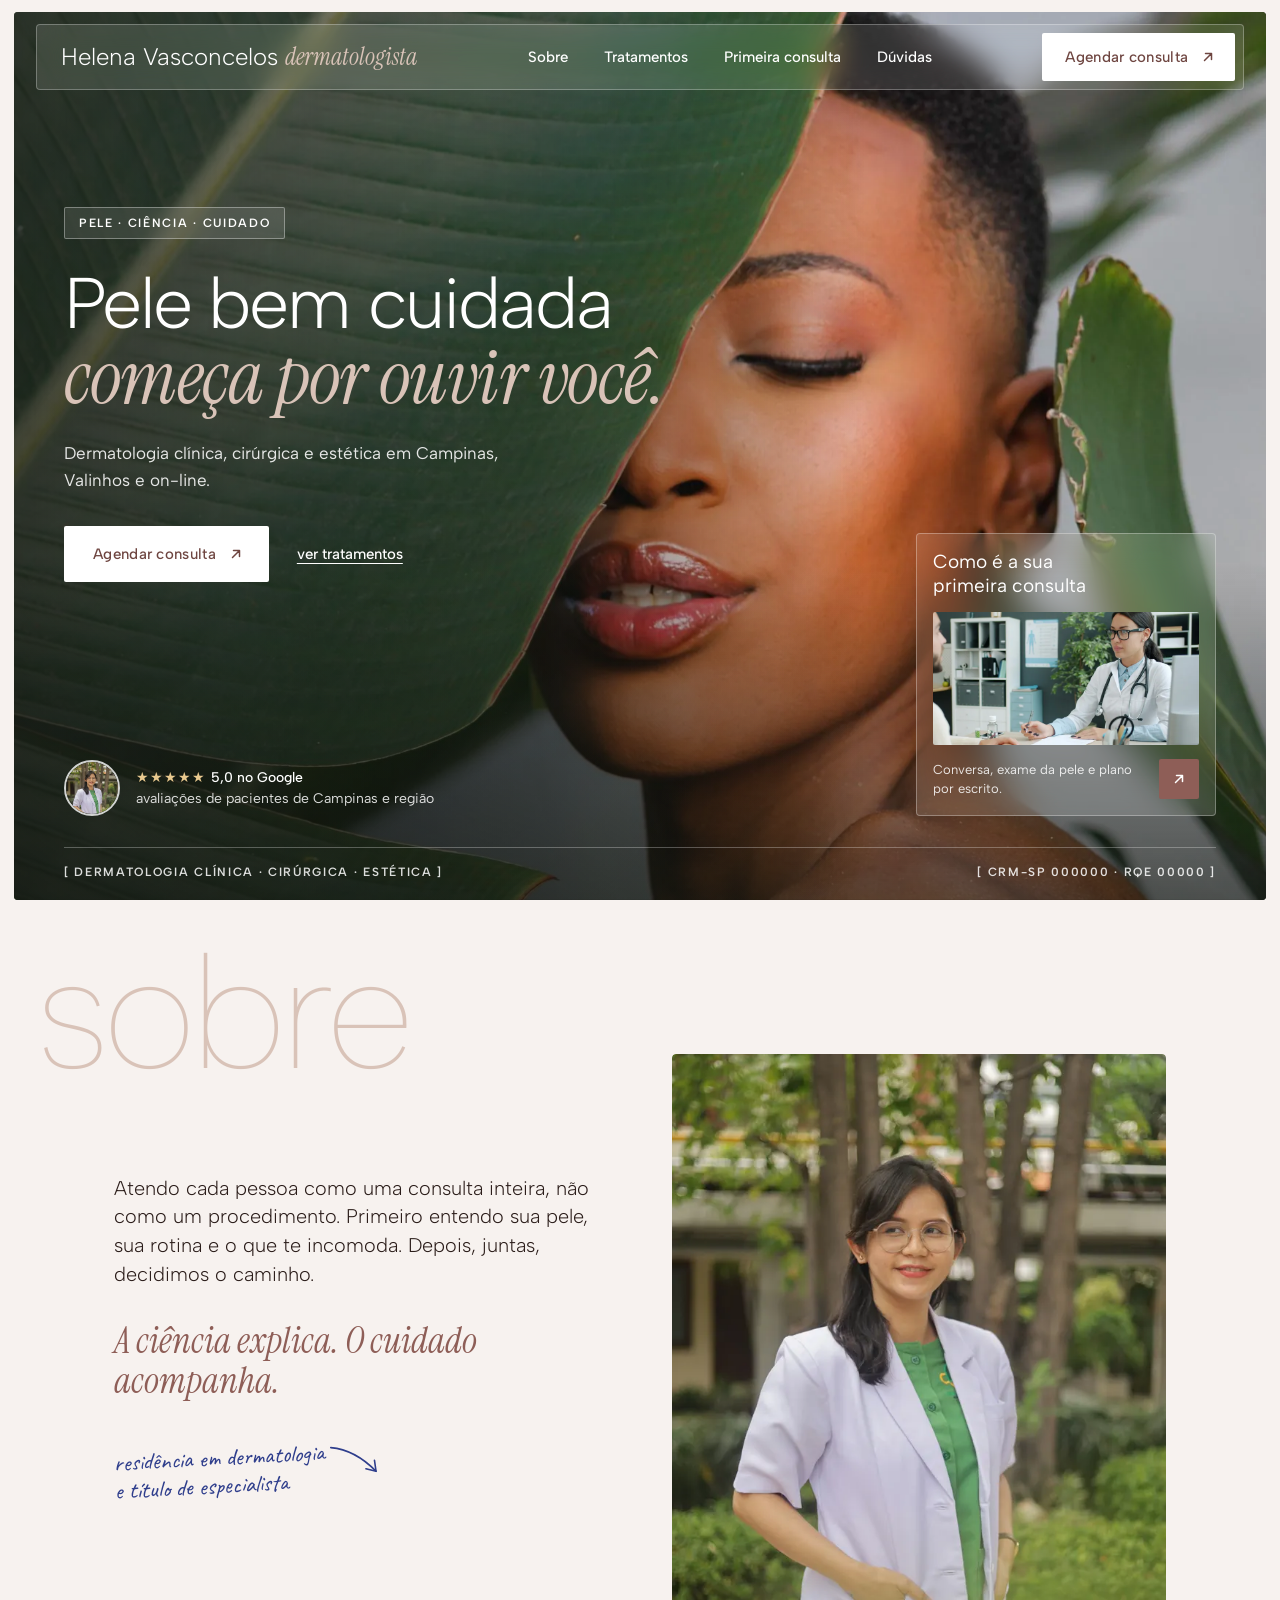
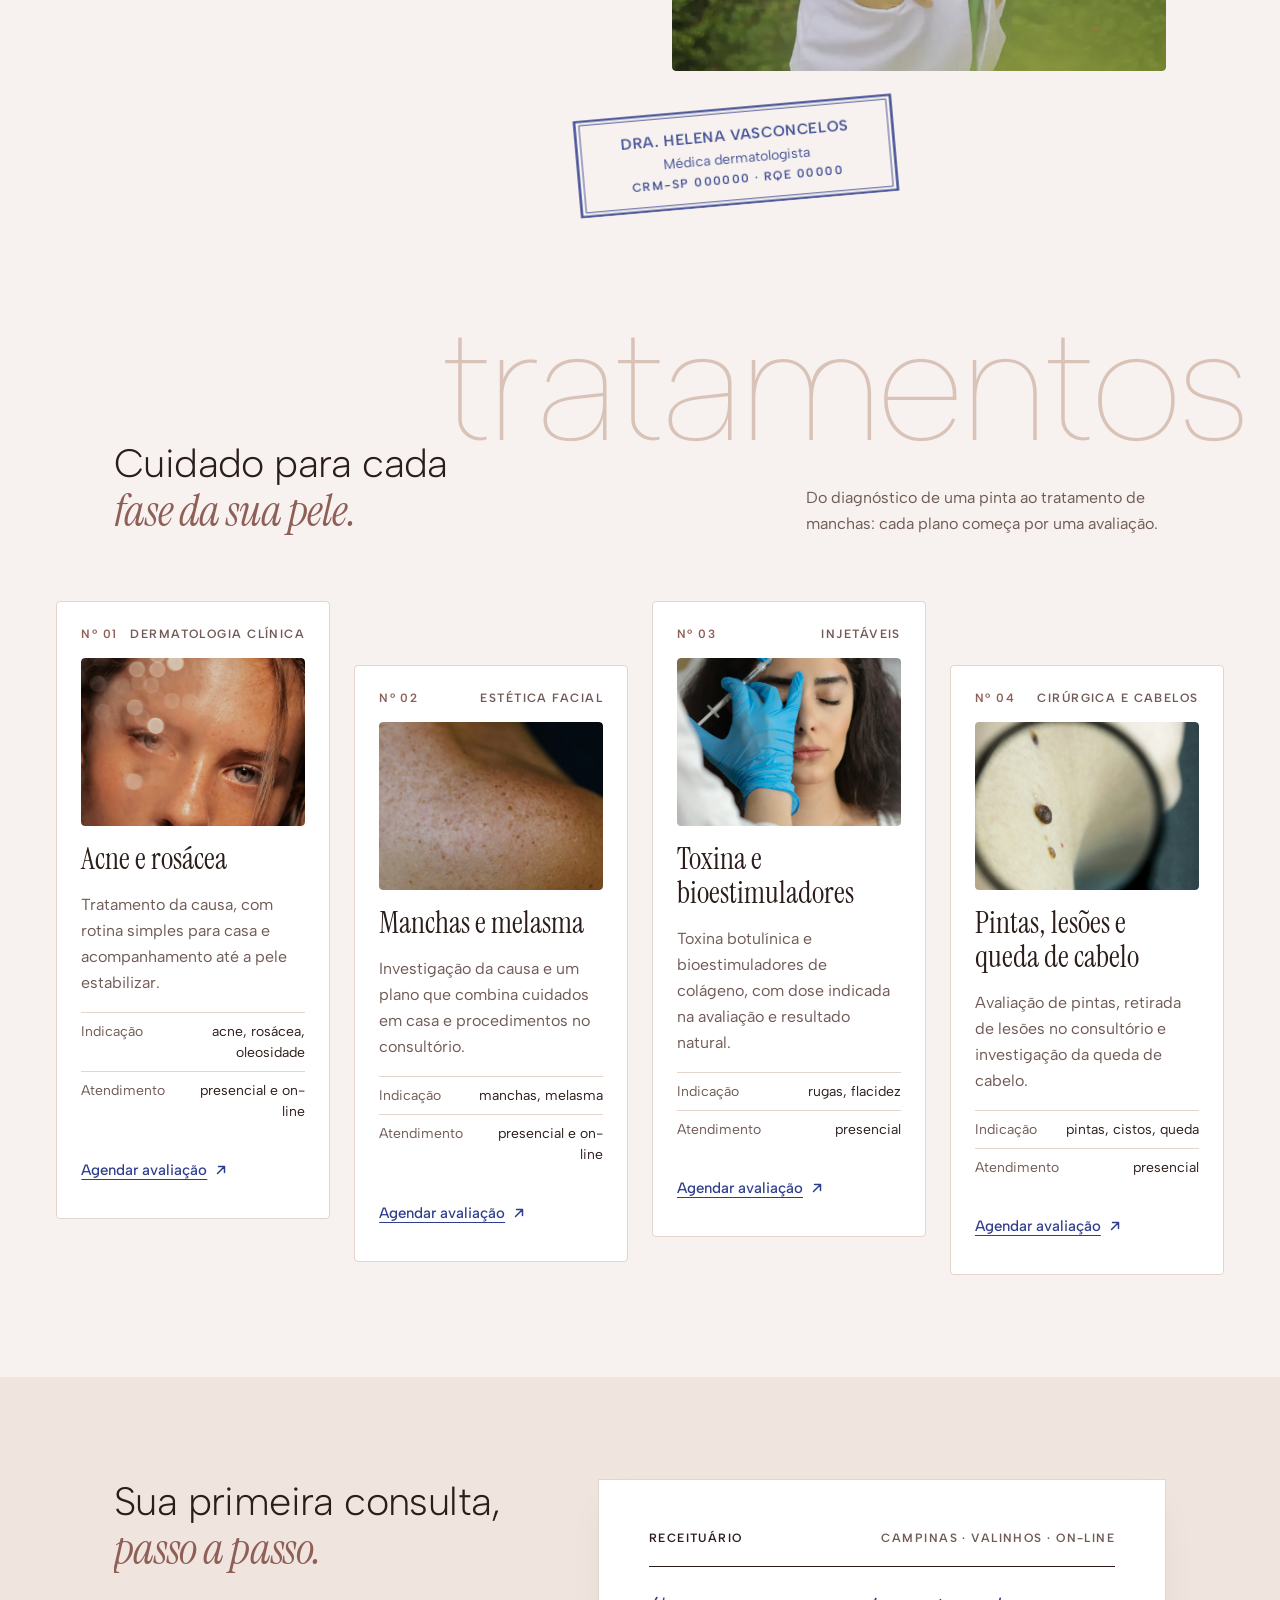
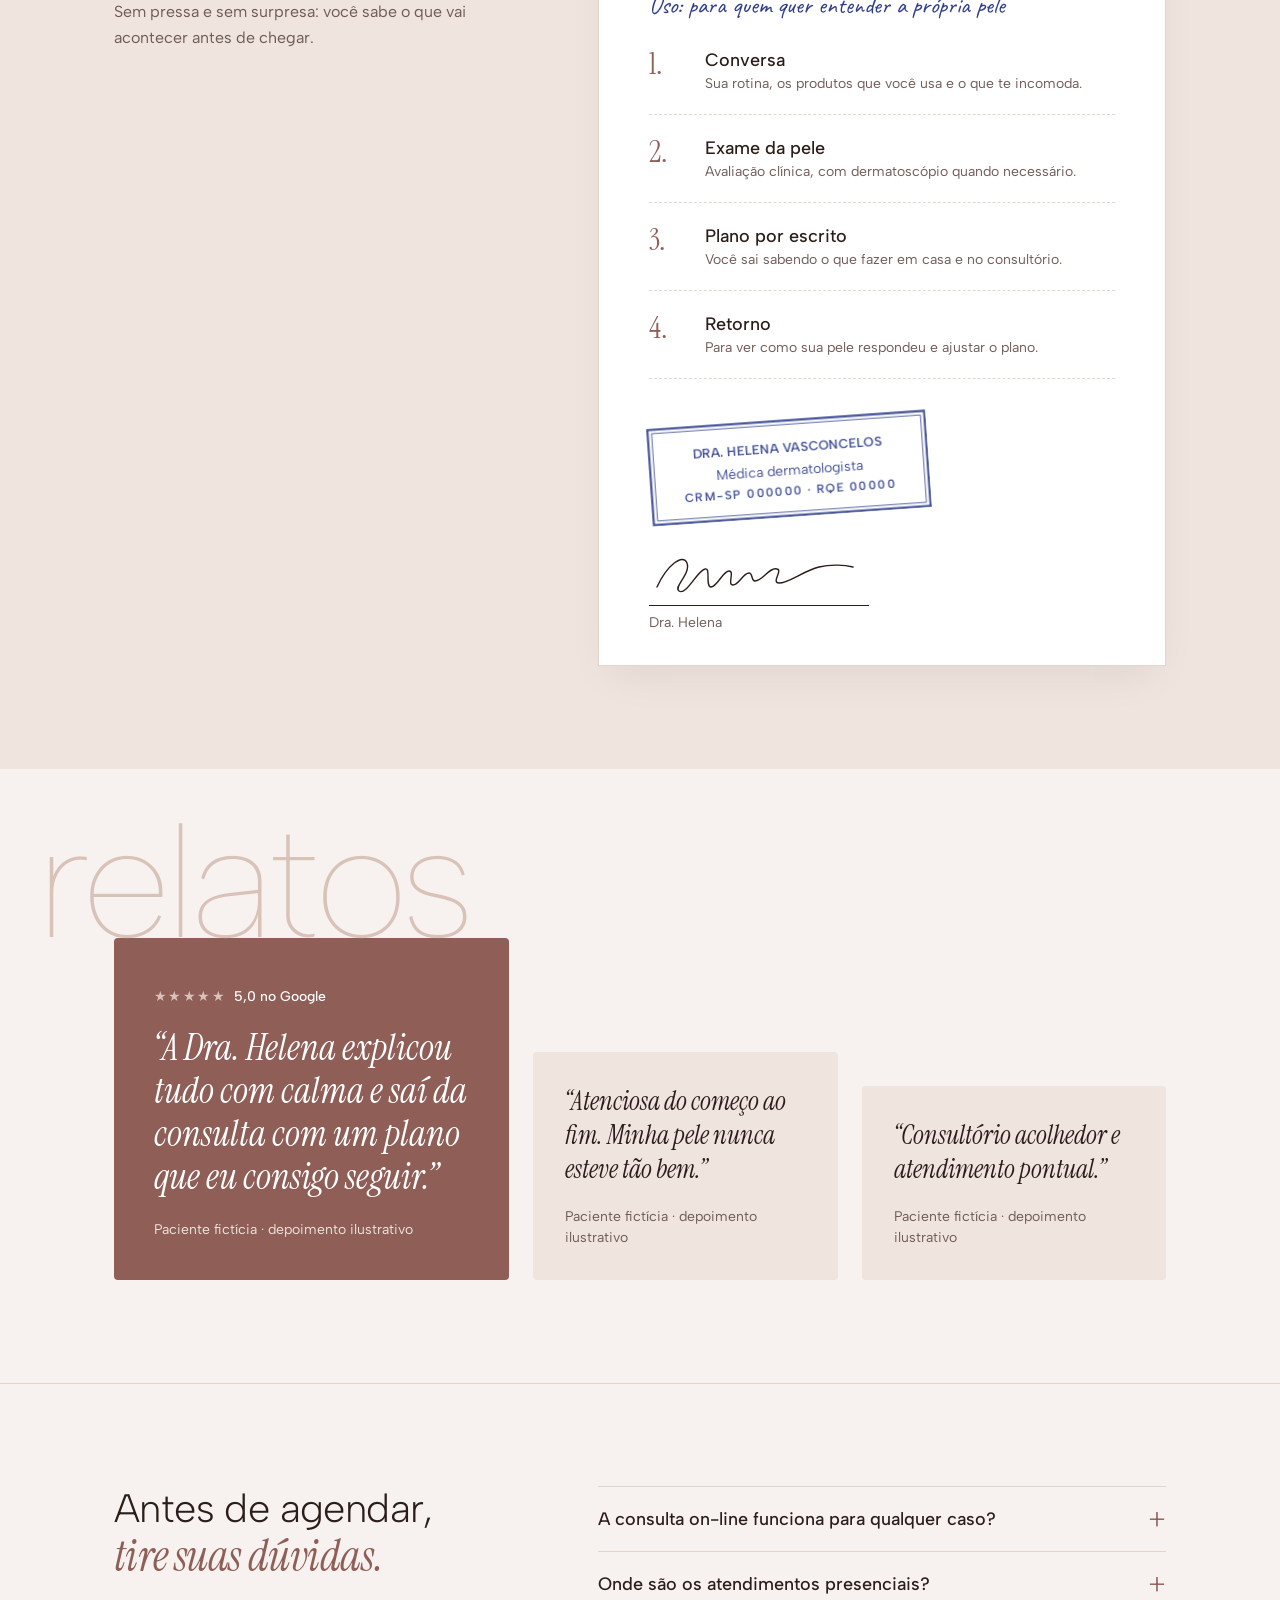
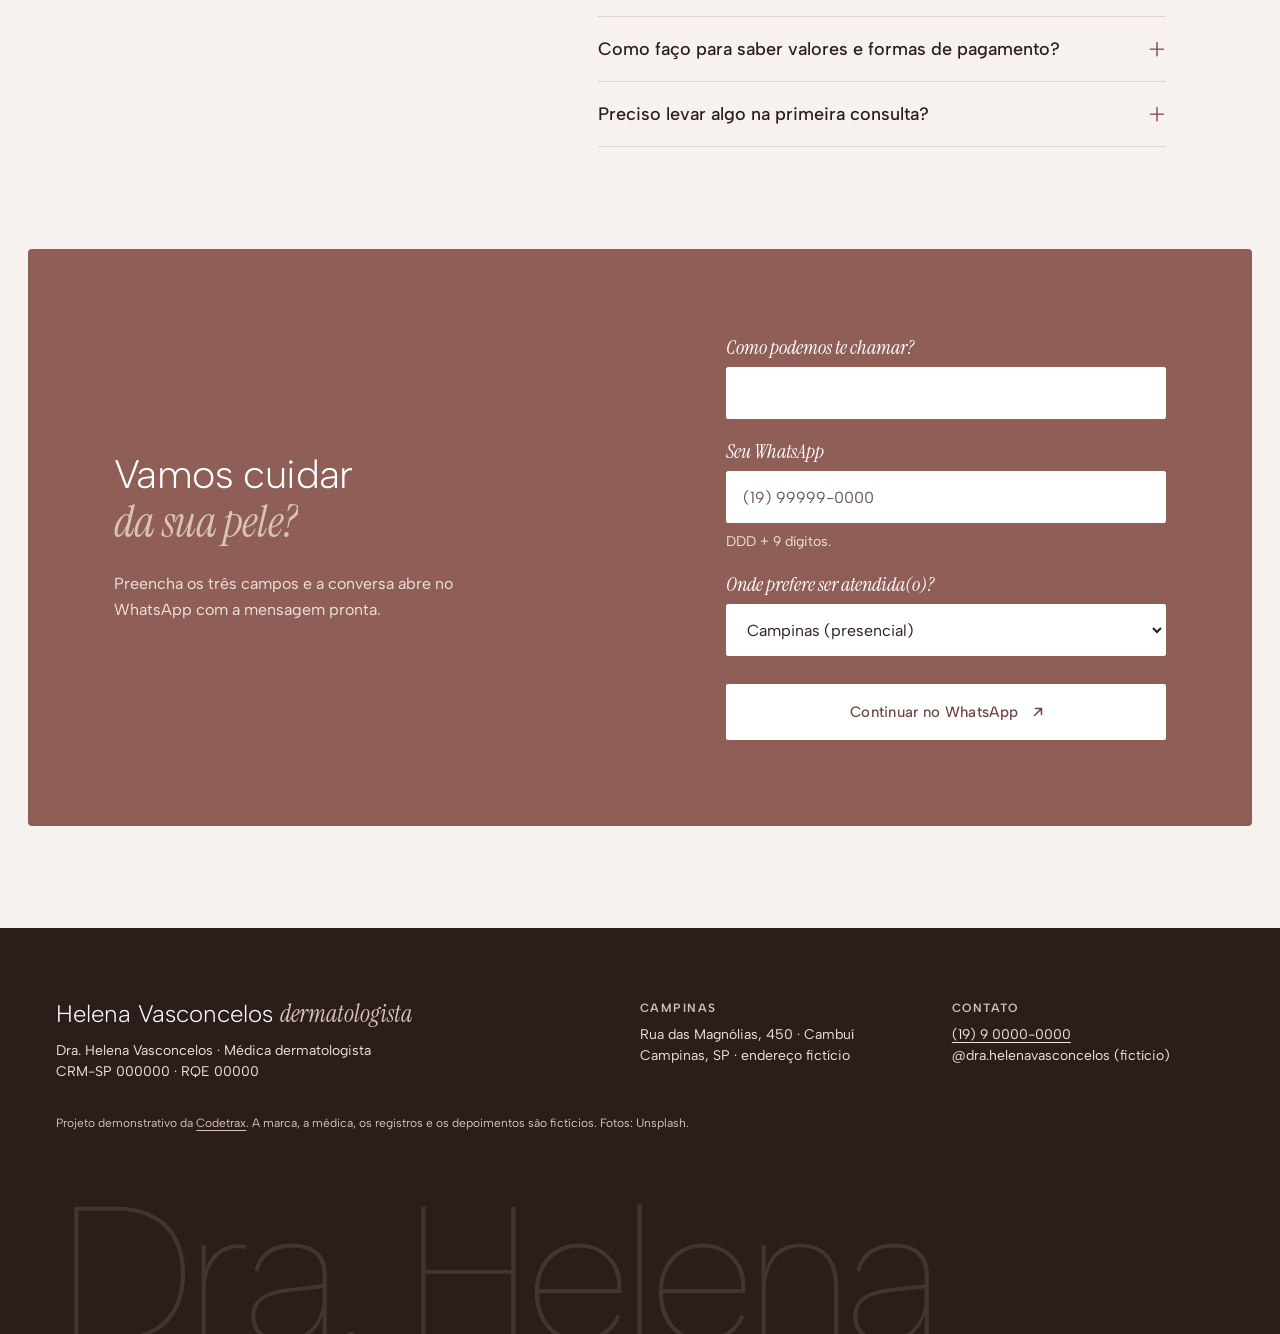
<file: index.html>
<!doctype html>
<html lang="pt-BR">
<head>
<meta charset="utf-8">
<meta name="viewport" content="width=device-width, initial-scale=1">
<title>Dra. Helena Vasconcelos · Dermatologista em Campinas e Valinhos</title>
<meta name="robots" content="noindex, nofollow">
<meta name="description" content="Modelo de site de dermatologia da Codetrax. A Dra. Helena Vasconcelos é uma personagem fictícia.">
<link rel="preconnect" href="https://fonts.googleapis.com">
<link rel="preconnect" href="https://fonts.gstatic.com" crossorigin>
<link rel="stylesheet" href="https://fonts.googleapis.com/css2?family=Albert+Sans:wght@100;300;400;500;600&family=Caveat&family=Instrument+Serif:ital@0;1&display=swap">
<link rel="stylesheet" href="styles.css">
</head>
<body>

<a class="pular" href="#conteudo">Pular para o conteúdo</a>

<header class="topo topo--hero">
  <div class="topo__in">
    <a class="marca" href="#inicio" aria-label="Helena Vasconcelos, dermatologista, início">Helena Vasconcelos <em>dermatologista</em></a>
    <nav class="nav" aria-label="Seções">
      <a href="#sobre">Sobre</a>
      <a href="#tratamentos">Tratamentos</a>
      <a href="#consulta">Primeira consulta</a>
      <a href="#duvidas">Dúvidas</a>
    </nav>
    <a class="btn btn--primario btn--compacto" href="https://wa.me/5511947771128?text=Ol%C3%A1%2C%20Codetrax%21%20Vi%20o%20modelo%20de%20site%20de%20dermatologia%20no%20portf%C3%B3lio%20e%20quero%20um%20site%20assim." target="_blank" rel="noopener noreferrer">Agendar consulta <svg class="seta" viewBox="0 0 16 16" aria-hidden="true"><path d="M4.5 11.5 11.5 4.5M5.5 4.5h6v6"/></svg></a>
  </div>
</header>

<main id="conteudo">

  <!-- HERO -->
  <section class="hero" id="inicio">
    <div class="hero__palco">
      <img class="hero__img" src="img/hero-capa.webp" alt="" width="2400" height="1600" fetchpriority="high">
      <div class="hero__veu" aria-hidden="true"></div>

      <div class="hero__texto">
        <span class="chip fx-blur" style="--i:0">Pele · Ciência · Cuidado</span>
        <h1 class="hero__titulo">
          <span class="fx-blur" style="--i:1">Pele bem cuidada</span>
          <em class="fx-blur" style="--i:2">começa por ouvir você.</em>
        </h1>
        <p class="hero__lead fx-blur" style="--i:3">Dermatologia clínica, cirúrgica e estética em Campinas, Valinhos e on-line.</p>
        <div class="acoes fx-blur" style="--i:4">
          <a class="btn btn--primario" href="https://wa.me/5511947771128?text=Ol%C3%A1%2C%20Codetrax%21%20Vi%20o%20modelo%20de%20site%20de%20dermatologia%20no%20portf%C3%B3lio%20e%20quero%20um%20site%20assim." target="_blank" rel="noopener noreferrer">Agendar consulta <svg class="seta" viewBox="0 0 16 16" aria-hidden="true"><path d="M4.5 11.5 11.5 4.5M5.5 4.5h6v6"/></svg></a>
          <a class="link link--claro" href="#tratamentos">ver tratamentos</a>
        </div>
      </div>

      <div class="hero__prova fx-blur" style="--i:5">
        <img src="img/dra-helena-retrato.webp" alt="" width="56" height="56">
        <p><span class="estrelas" aria-hidden="true">★★★★★</span> <strong>5,0 no Google</strong><br>avaliações de pacientes de Campinas e região</p>
      </div>

      <a class="hero__card fx-blur" style="--i:6" href="#consulta">
        <span class="hero__card-titulo">Como é a sua<br>primeira consulta</span>
        <img src="img/card-consulta.webp" alt="" width="800" height="533" loading="eager">
        <span class="hero__card-rodape">
          <span>Conversa, exame da pele e plano por escrito.</span>
          <span class="hero__card-botao" aria-hidden="true"><svg class="seta" viewBox="0 0 16 16"><path d="M4.5 11.5 11.5 4.5M5.5 4.5h6v6"/></svg></span>
        </span>
      </a>

      <div class="hero__base" aria-hidden="true">
        <span>[ dermatologia clínica · cirúrgica · estética ]</span>
        <span>[ CRM-SP 000000 · RQE 00000 ]</span>
      </div>
    </div>
  </section>

  <!-- SOBRE -->
  <section class="sobre" id="sobre">
    <p class="gigante" aria-hidden="true"><span class="fx-curtain"><span>sobre</span></span></p>
    <div class="sobre__grade">
      <div class="sobre__texto">
        <p class="lead">Atendo cada pessoa como uma consulta inteira, não como um procedimento. Primeiro entendo sua pele, sua rotina e o que te incomoda. Depois, juntas, decidimos o caminho.</p>
        <p class="sobre__frase">A ciência explica. O cuidado acompanha.</p>
        <div class="anotacao fx-draw">
          <p>residência em dermatologia<br>e título de especialista</p>
          <svg class="anotacao__seta" viewBox="0 0 60 40" aria-hidden="true"><path pathLength="1" d="M2 6c14 2 30 10 44 26"/><path pathLength="1" style="--i:1" d="M46 32l-1-11M46 32l-10-3"/></svg>
        </div>
      </div>
      <div class="sobre__midia">
        <div class="foto foto--retrato"><img src="img/dra-helena-retrato.webp" alt="Dra. Helena Vasconcelos, de jaleco branco, sorrindo ao ar livre" width="676" height="1020" loading="lazy"></div>
        <div class="carimbo carimbo--sobre fx-draw" role="img" aria-label="Carimbo: Dra. Helena Vasconcelos, médica dermatologista, CRM-SP 000000, RQE 00000">
          <svg class="carimbo__moldura" viewBox="0 0 320 112" preserveAspectRatio="none" aria-hidden="true"><rect pathLength="1" x="1.5" y="1.5" width="317" height="109"/><rect pathLength="1" style="--i:1" x="6" y="6" width="308" height="100"/></svg>
          <span class="carimbo__nome">Dra. Helena Vasconcelos</span>
          <span class="carimbo__esp">Médica dermatologista</span>
          <span class="carimbo__reg">CRM-SP 000000 · RQE 00000</span>
        </div>
      </div>
    </div>
  </section>

  <!-- TRATAMENTOS -->
  <section class="tratamentos" id="tratamentos">
    <p class="gigante gigante--direita" aria-hidden="true"><span class="fx-curtain"><span>tratamentos</span></span></p>
    <div class="cabeca-secao">
      <h2 class="titulo"><span class="fx-curtain"><span>Cuidado para cada</span></span> <em class="fx-curtain" style="--i:1"><span>fase da sua pele.</span></em></h2>
      <p class="cabeca-secao__apoio">Do diagnóstico de uma pinta ao tratamento de manchas: cada plano começa por uma avaliação.</p>
    </div>
    <div class="fichas">
      <article class="ficha">
        <div class="ficha__topo"><span class="n">Nº 01</span><span>Dermatologia clínica</span></div>
        <div class="foto foto--ficha"><img src="img/ficha-acne.webp" alt="Rosto de mulher com sardas, em luz natural" width="1000" height="1500" loading="lazy" style="object-position:50% 35%"></div>
        <h3>Acne e rosácea</h3>
        <p>Tratamento da causa, com rotina simples para casa e acompanhamento até a pele estabilizar.</p>
        <dl class="ficha__linhas"><div><dt>Indicação</dt><dd>acne, rosácea, oleosidade</dd></div><div><dt>Atendimento</dt><dd>presencial e on-line</dd></div></dl>
        <a class="link" href="#agendar">Agendar avaliação <svg class="seta" viewBox="0 0 16 16" aria-hidden="true"><path d="M4.5 11.5 11.5 4.5M5.5 4.5h6v6"/></svg></a>
      </article>
      <article class="ficha">
        <div class="ficha__topo"><span class="n">Nº 02</span><span>Estética facial</span></div>
        <div class="foto foto--ficha"><img src="img/ficha-manchas.webp" alt="Ombro com sardas e manchas de sol, em luz natural" width="1000" height="1778" loading="lazy" style="object-position:50% 45%"></div>
        <h3>Manchas e melasma</h3>
        <p>Investigação da causa e um plano que combina cuidados em casa e procedimentos no consultório.</p>
        <dl class="ficha__linhas"><div><dt>Indicação</dt><dd>manchas, melasma</dd></div><div><dt>Atendimento</dt><dd>presencial e on-line</dd></div></dl>
        <a class="link" href="#agendar">Agendar avaliação <svg class="seta" viewBox="0 0 16 16" aria-hidden="true"><path d="M4.5 11.5 11.5 4.5M5.5 4.5h6v6"/></svg></a>
      </article>
      <article class="ficha">
        <div class="ficha__topo"><span class="n">Nº 03</span><span>Injetáveis</span></div>
        <div class="foto foto--ficha"><img src="img/ficha-injetaveis.webp" alt="Aplicação de injetável na testa, com luvas azuis" width="1000" height="1231" loading="lazy" style="object-position:50% 30%"></div>
        <h3>Toxina e bioestimuladores</h3>
        <p>Toxina botulínica e bioestimuladores de colágeno, com dose indicada na avaliação e resultado natural.</p>
        <dl class="ficha__linhas"><div><dt>Indicação</dt><dd>rugas, flacidez</dd></div><div><dt>Atendimento</dt><dd>presencial</dd></div></dl>
        <a class="link" href="#agendar">Agendar avaliação <svg class="seta" viewBox="0 0 16 16" aria-hidden="true"><path d="M4.5 11.5 11.5 4.5M5.5 4.5h6v6"/></svg></a>
      </article>
      <article class="ficha">
        <div class="ficha__topo"><span class="n">Nº 04</span><span>Cirúrgica e cabelos</span></div>
        <div class="foto foto--ficha"><img src="img/ficha-pintas.webp" alt="Lupa sobre uma pinta na pele" width="1000" height="1500" loading="lazy" style="object-position:50% 40%"></div>
        <h3>Pintas, lesões e queda de cabelo</h3>
        <p>Avaliação de pintas, retirada de lesões no consultório e investigação da queda de cabelo.</p>
        <dl class="ficha__linhas"><div><dt>Indicação</dt><dd>pintas, cistos, queda</dd></div><div><dt>Atendimento</dt><dd>presencial</dd></div></dl>
        <a class="link" href="#agendar">Agendar avaliação <svg class="seta" viewBox="0 0 16 16" aria-hidden="true"><path d="M4.5 11.5 11.5 4.5M5.5 4.5h6v6"/></svg></a>
      </article>
    </div>
  </section>

  <!-- PRIMEIRA CONSULTA -->
  <section class="consulta" id="consulta">
    <div class="consulta__grade">
      <div class="consulta__titulo">
        <h2 class="titulo"><span class="fx-curtain"><span>Sua primeira consulta,</span></span> <em class="fx-curtain" style="--i:1"><span>passo a passo.</span></em></h2>
        <p>Sem pressa e sem surpresa: você sabe o que vai acontecer antes de chegar.</p>
      </div>
      <div class="receita">
        <div class="receita__topo"><span>Receituário</span><span>Campinas · Valinhos · on-line</span></div>
        <p class="receita__uso">Uso: para quem quer entender a própria pele</p>
        <ol class="receita__lista">
          <li><h3>Conversa</h3><p>Sua rotina, os produtos que você usa e o que te incomoda.</p></li>
          <li><h3>Exame da pele</h3><p>Avaliação clínica, com dermatoscópio quando necessário.</p></li>
          <li><h3>Plano por escrito</h3><p>Você sai sabendo o que fazer em casa e no consultório.</p></li>
          <li><h3>Retorno</h3><p>Para ver como sua pele respondeu e ajustar o plano.</p></li>
        </ol>
        <div class="receita__assinatura">
          <div class="carimbo carimbo--receita fx-draw" aria-hidden="true">
            <svg class="carimbo__moldura" viewBox="0 0 320 112" preserveAspectRatio="none"><rect pathLength="1" x="1.5" y="1.5" width="317" height="109"/><rect pathLength="1" style="--i:1" x="6" y="6" width="308" height="100"/></svg>
            <span class="carimbo__nome">Dra. Helena Vasconcelos</span>
            <span class="carimbo__esp">Médica dermatologista</span>
            <span class="carimbo__reg">CRM-SP 000000 · RQE 00000</span>
          </div>
          <div class="assina fx-draw">
            <svg viewBox="0 0 220 70" aria-hidden="true"><path pathLength="1" style="--i:2" d="M8 46c10-22 26-34 30-24 4 11-14 24-8 28 7 5 18-20 26-22 6-2 0 18 6 18s12-16 18-16-2 14 4 14 10-12 16-12c4 0 2 8 6 8 8 0 14-14 22-12 6 1-6 14 2 14 10 0 24-12 40-16 12-3 26-2 34 0"/></svg>
            <span class="assina__linha"></span>
            <span class="assina__nome">Dra. Helena</span>
          </div>
        </div>
      </div>
    </div>
  </section>

  <!-- DEPOIMENTOS -->
  <section class="relatos" id="relatos">
    <p class="gigante" aria-hidden="true"><span class="fx-curtain"><span>relatos</span></span></p>
    <div class="relatos__grade">
      <figure class="relato relato--grande">
        <div class="nota"><span aria-hidden="true">★★★★★</span> 5,0 no Google</div>
        <blockquote>“A Dra. Helena explicou tudo com calma e saí da consulta com um plano que eu consigo seguir.”</blockquote>
        <figcaption>Paciente fictícia · depoimento ilustrativo</figcaption>
      </figure>
      <figure class="relato">
        <blockquote>“Atenciosa do começo ao fim. Minha pele nunca esteve tão bem.”</blockquote>
        <figcaption>Paciente fictícia · depoimento ilustrativo</figcaption>
      </figure>
      <figure class="relato">
        <blockquote>“Consultório acolhedor e atendimento pontual.”</blockquote>
        <figcaption>Paciente fictícia · depoimento ilustrativo</figcaption>
      </figure>
    </div>
  </section>

  <!-- DÚVIDAS -->
  <section class="duvidas" id="duvidas">
    <div class="duvidas__grade">
      <h2 class="titulo"><span class="fx-curtain"><span>Antes de agendar,</span></span> <em class="fx-curtain" style="--i:1"><span>tire suas dúvidas.</span></em></h2>
      <div class="sanfona">
        <details>
          <summary>A consulta on-line funciona para qualquer caso?</summary>
          <p>Funciona bem para acompanhamento, acne, manchas e queda de cabelo, por exemplo. Quando for preciso examinar de perto (pintas, lesões, procedimentos), a Dra. Helena indica a consulta presencial.</p>
        </details>
        <details>
          <summary>Onde são os atendimentos presenciais?</summary>
          <p>Em Campinas, na Rua das Magnólias, 450, no Cambuí, e também em Valinhos. Ao agendar pelo WhatsApp, você escolhe a cidade.</p>
        </details>
        <details>
          <summary>Como faço para saber valores e formas de pagamento?</summary>
          <p>A equipe informa pelo WhatsApp, junto com os horários disponíveis.</p>
        </details>
        <details>
          <summary>Preciso levar algo na primeira consulta?</summary>
          <p>Se puder, leve exames recentes e os nomes dos produtos e medicamentos que você usa na pele. Isso ajuda a montar o plano já no primeiro encontro.</p>
        </details>
      </div>
    </div>
  </section>

  <!-- AGENDAR -->
  <section class="agendar" id="agendar">
    <div class="agendar__grade">
      <div>
        <h2 class="titulo titulo--claro"><span class="fx-curtain fx-curtain--clara"><span>Vamos cuidar</span></span> <em class="fx-curtain fx-curtain--clara" style="--i:1"><span>da sua pele?</span></em></h2>
        <p>Preencha os três campos e a conversa abre no WhatsApp com a mensagem pronta.</p>
      </div>
      <form class="form" id="form-agendar" novalidate>
        <div class="campo">
          <label for="f-nome">Como podemos te chamar?</label>
          <input id="f-nome" name="nome" type="text" autocomplete="given-name" required>
        </div>
        <div class="campo">
          <label for="f-whats">Seu WhatsApp</label>
          <input id="f-whats" name="whats" type="tel" inputmode="tel" autocomplete="tel" placeholder="(19) 99999-0000" required aria-describedby="f-whats-ajuda">
          <p class="campo__ajuda" id="f-whats-ajuda">DDD + 9 dígitos.</p>
        </div>
        <div class="campo">
          <label for="f-unidade">Onde prefere ser atendida(o)?</label>
          <select id="f-unidade" name="unidade">
            <option>Campinas (presencial)</option>
            <option>Valinhos (presencial)</option>
            <option>Consulta on-line</option>
          </select>
        </div>
        <button class="btn btn--claro" type="submit">Continuar no WhatsApp <svg class="seta" viewBox="0 0 16 16" aria-hidden="true"><path d="M4.5 11.5 11.5 4.5M5.5 4.5h6v6"/></svg></button>
      </form>
    </div>
  </section>

</main>

<footer class="rodape">
  <div class="rodape__grade">
    <div>
      <p class="rodape__marca">Helena Vasconcelos <em>dermatologista</em></p>
      <p>Dra. Helena Vasconcelos · Médica dermatologista<br>CRM-SP 000000 · RQE 00000</p>
    </div>
    <div>
      <p class="rodape__rotulo">Campinas</p>
      <p>Rua das Magnólias, 450 · Cambuí<br>Campinas, SP · endereço fictício</p>
    </div>
    <div>
      <p class="rodape__rotulo">Contato</p>
      <p><a href="https://wa.me/5511947771128?text=Ol%C3%A1%2C%20Codetrax%21%20Vi%20o%20modelo%20de%20site%20de%20dermatologia%20no%20portf%C3%B3lio%20e%20quero%20um%20site%20assim." target="_blank" rel="noopener noreferrer">(19) 9 0000-0000</a><br><span>@dra.helenavasconcelos (fictício)</span></p>
    </div>
  </div>
  <p class="rodape__demo">Projeto demonstrativo da <a href="https://codetraxgs.com/projetos" target="_blank" rel="noopener noreferrer">Codetrax</a>. A marca, a médica, os registros e os depoimentos são fictícios. Fotos: Unsplash.</p>
  <p class="rodape__gigante" aria-hidden="true">Dra. Helena</p>
</footer>

<a class="barra-mobile" href="https://wa.me/5511947771128?text=Ol%C3%A1%2C%20Codetrax%21%20Vi%20o%20modelo%20de%20site%20de%20dermatologia%20no%20portf%C3%B3lio%20e%20quero%20um%20site%20assim." target="_blank" rel="noopener noreferrer">Agendar pelo WhatsApp <svg class="seta" viewBox="0 0 16 16" aria-hidden="true"><path d="M4.5 11.5 11.5 4.5M5.5 4.5h6v6"/></svg></a>

<script src="script.js"></script>
</body>
</html>
</file>
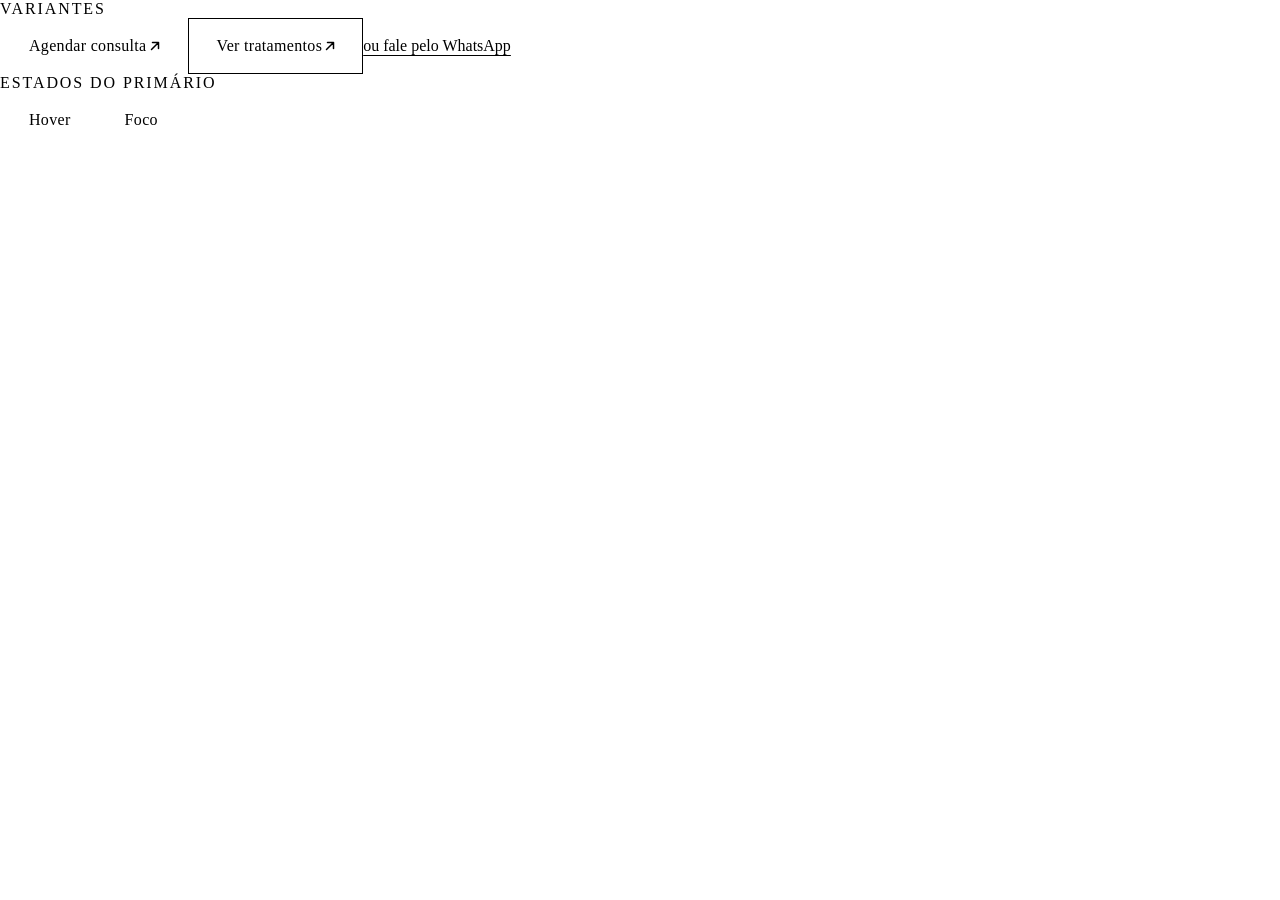
<file: design-system/project/components/Button/preview.html>
<!-- @dsCard group="Ações" height=200 subtitle="Primário, secundário, link e estados" -->
<!doctype html>
<html lang="pt-BR">
<head>
<meta charset="utf-8">
<title>Botão</title>
<link rel="stylesheet" href="https://fonts.googleapis.com/css2?family=Albert+Sans:wght@500;600&display=swap">
<style>
  body { margin:0; background:var(--papel); color:var(--cacau-900); font-family:var(--font-sans); }
  .wrap { display:flex; flex-direction:column; gap:var(--espaco-24); padding:var(--espaco-24); }
  .row { display:flex; flex-wrap:wrap; align-items:center; gap:var(--espaco-24); }
  .lbl { width:100%; font:600 12px/16px var(--font-sans); letter-spacing:.12em; text-transform:uppercase; color:var(--cacau-600); }
  .btn { display:inline-flex; align-items:center; gap:var(--espaco-12); min-height:56px; padding:0 24px 0 28px; border-radius:var(--raio-2); font:500 15px/20px var(--font-sans); letter-spacing:.02em; border:1px solid transparent; cursor:pointer; text-decoration:none; transition:background .16s; }
  .btn svg { width:16px; height:16px; }
  .primary { background:var(--malva-600); color:var(--branco); }
  .primary:hover, .primary.is-hover { background:var(--malva-800); }
  .secondary { background:transparent; color:var(--cacau-900); border-color:var(--cacau-900); }
  .secondary:hover { background:var(--nude-100); }
  .btn:focus-visible, .is-focus { outline:none; box-shadow:var(--foco); }
  .link { font:500 15px/20px var(--font-sans); color:var(--azul-carimbo); text-decoration:underline; text-underline-offset:4px; min-height:48px; display:inline-flex; align-items:center; }
  .link:hover { color:var(--cacau-900); }
  @media (prefers-reduced-motion: reduce) { .btn { transition:none; } }
</style>
</head>
<body>
<div class="wrap">
  <div class="row">
    <span class="lbl">Variantes</span>
    <button class="btn primary" type="button">Agendar consulta <svg viewBox="0 0 16 16" fill="none" stroke="currentColor" stroke-width="1.5" stroke-linecap="round" stroke-linejoin="round" aria-hidden="true"><path d="M4.5 11.5 11.5 4.5M5.5 4.5h6v6"/></svg></button>
    <button class="btn secondary" type="button">Ver tratamentos <svg viewBox="0 0 16 16" fill="none" stroke="currentColor" stroke-width="1.5" stroke-linecap="round" stroke-linejoin="round" aria-hidden="true"><path d="M4.5 11.5 11.5 4.5M5.5 4.5h6v6"/></svg></button>
    <a class="link" href="#whatsapp">ou fale pelo WhatsApp</a>
  </div>
  <div class="row">
    <span class="lbl">Estados do primário</span>
    <button class="btn primary is-hover" type="button">Hover</button>
    <button class="btn primary is-focus" type="button">Foco</button>
  </div>
</div>
</body>
</html>
</file>
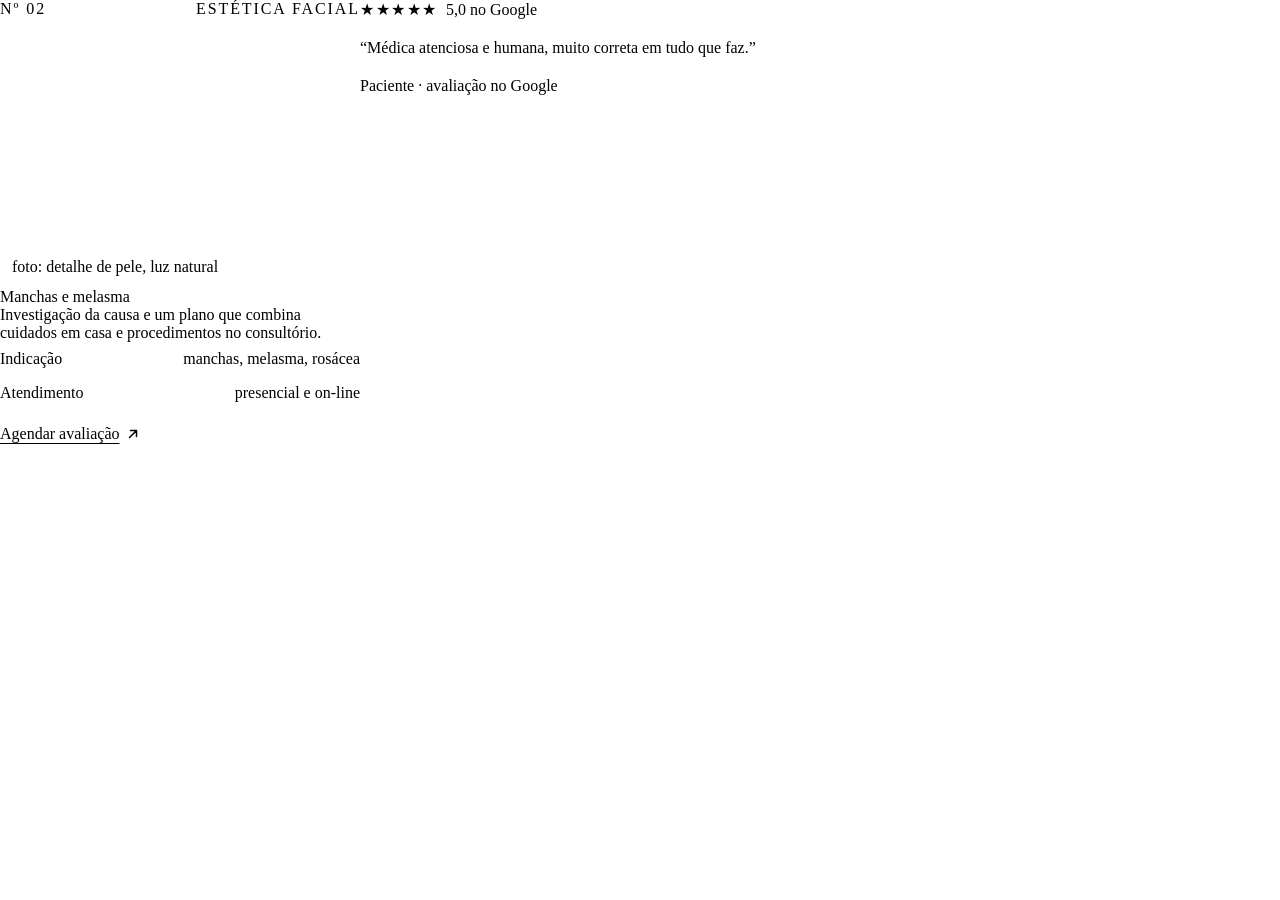
<file: design-system/project/components/Card/preview.html>
<!-- @dsCard group="Conteúdo" height=640 subtitle="Ficha de tratamento e depoimento" -->
<!doctype html>
<html lang="pt-BR">
<head>
<meta charset="utf-8">
<title>Cards</title>
<link rel="stylesheet" href="https://fonts.googleapis.com/css2?family=Albert+Sans:wght@400;500;600&family=Instrument+Serif:ital@0;1&display=swap">
<style>
  body { margin:0; background:var(--papel); color:var(--cacau-900); font-family:var(--font-sans); }
  .grid { display:flex; flex-wrap:wrap; gap:var(--espaco-48); padding:var(--espaco-24); align-items:flex-start; }
  .rot { font:600 12px/16px var(--font-sans); letter-spacing:.12em; text-transform:uppercase; }
  /* Ficha */
  .ficha { width:360px; max-width:100%; box-sizing:border-box; background:var(--branco); border:1px solid var(--linha); border-radius:var(--raio-4); padding:var(--espaco-24); display:flex; flex-direction:column; gap:var(--espaco-16); }
  .head { display:flex; justify-content:space-between; }
  .head .n { color:var(--malva-600); } .head .c { color:var(--cacau-600); }
  .foto { aspect-ratio:4 / 3; max-width:100%; background:var(--nude-100); border-radius:var(--raio-4); display:flex; align-items:flex-end; padding:12px; box-sizing:border-box; font:400 14px/21px var(--font-sans); color:var(--cacau-600); }
  .ficha h3 { margin:0; font:400 30px/34px var(--font-serif); }
  .ficha p { margin:0; font:400 16px/26px var(--font-sans); color:var(--cacau-600); }
  .rows div { display:flex; justify-content:space-between; gap:var(--espaco-16); padding:8px 0; border-top:1px solid var(--linha); font:400 14px/21px var(--font-sans); color:var(--cacau-600); }
  .rows b { font-weight:400; color:var(--cacau-900); text-align:right; }
  .link { display:inline-flex; align-items:center; gap:6px; min-height:48px; font:500 15px/20px var(--font-sans); color:var(--azul-carimbo); text-decoration:underline; text-underline-offset:4px; }
  .link svg { width:16px; height:16px; }
  /* Depoimento */
  .dep { width:420px; max-width:100%; box-sizing:border-box; background:var(--nude-100); border-radius:var(--raio-4); padding:40px var(--espaco-32) var(--espaco-32); display:flex; flex-direction:column; gap:20px; }
  .nota { display:flex; align-items:center; gap:8px; font:500 14px/21px var(--font-sans); }
  .nota span { color:var(--estrela); letter-spacing:.1em; }
  blockquote { margin:0; font:italic 400 26px/34px var(--font-serif); }
  .who { font:400 14px/21px var(--font-sans); color:var(--cacau-600); }
</style>
</head>
<body>
<div class="grid">
  <article class="ficha">
    <div class="head"><span class="rot n">Nº 02</span><span class="rot c">Estética facial</span></div>
    <div class="foto">foto: detalhe de pele, luz natural</div>
    <h3>Manchas e melasma</h3>
    <p>Investigação da causa e um plano que combina cuidados em casa e procedimentos no consultório.</p>
    <div class="rows">
      <div>Indicação <b>manchas, melasma, rosácea</b></div>
      <div>Atendimento <b>presencial e on-line</b></div>
    </div>
    <a class="link" href="#agendar">Agendar avaliação <svg viewBox="0 0 16 16" fill="none" stroke="currentColor" stroke-width="1.5" stroke-linecap="round" stroke-linejoin="round" aria-hidden="true"><path d="M4.5 11.5 11.5 4.5M5.5 4.5h6v6"/></svg></a>
  </article>
  <article class="dep">
    <div class="nota"><span aria-hidden="true">★★★★★</span> 5,0 no Google</div>
    <blockquote>“Médica atenciosa e humana, muito correta em tudo que faz.”</blockquote>
    <div class="who">Paciente · avaliação no Google</div>
  </article>
</div>
</body>
</html>
</file>
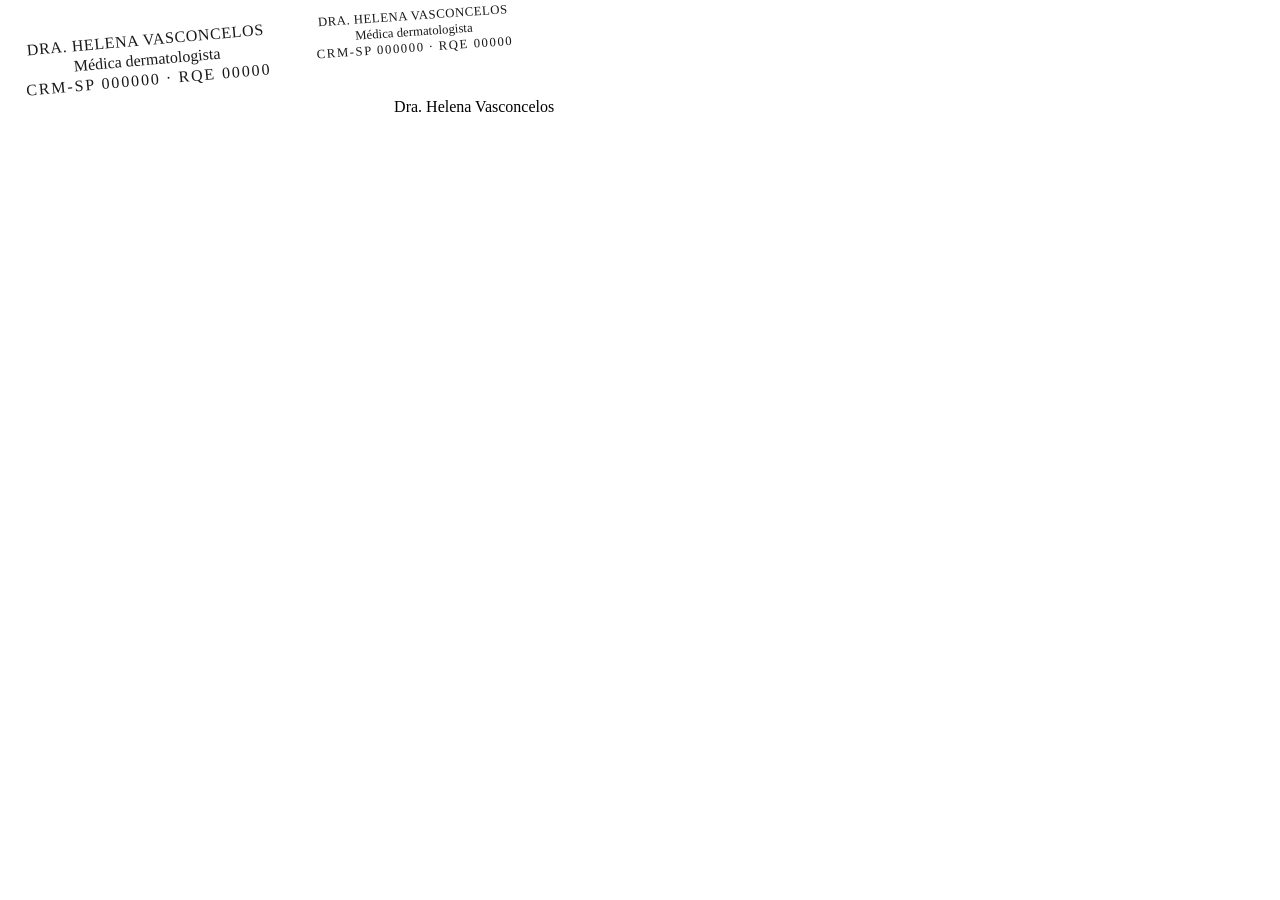
<file: design-system/project/components/Carimbo/preview.html>
<!-- @dsCard group="Marca" height=200 subtitle="Carimbo médico, assinatura da marca" -->
<!doctype html>
<html lang="pt-BR">
<head>
<meta charset="utf-8">
<title>Carimbo</title>
<link rel="stylesheet" href="https://fonts.googleapis.com/css2?family=Albert+Sans:wght@400;600&display=swap">
<style>
  body { margin:0; background:var(--papel); font-family:var(--font-sans); }
  .wrap { display:flex; flex-wrap:wrap; align-items:center; gap:var(--espaco-48); padding:var(--espaco-32) var(--espaco-48); }
  .carimbo { display:inline-block; padding:4px; border:2.5px solid var(--azul-carimbo); color:var(--azul-carimbo); opacity:.9; transform:rotate(-5deg); }
  .carimbo div { border:1px solid var(--azul-carimbo); padding:12px 20px; text-align:center; display:flex; flex-direction:column; gap:2px; }
  .nome { font:600 15px/21px var(--font-sans); letter-spacing:.04em; text-transform:uppercase; }
  .esp { font:400 14px/21px var(--font-sans); }
  .reg { font:600 12px/16px var(--font-sans); letter-spacing:.12em; }
  .assin { position:relative; width:320px; max-width:100%; height:120px; }
  .assin .linha { position:absolute; right:0; bottom:28px; width:220px; border-top:1px solid var(--cacau-900); }
  .assin .quem { position:absolute; right:0; bottom:4px; width:220px; font:400 14px/21px var(--font-sans); color:var(--cacau-600); }
  .assin .carimbo { position:absolute; left:0; top:4px; transform:rotate(-4deg) scale(.8); transform-origin:left top; }
</style>
</head>
<body>
<div class="wrap">
  <div class="carimbo" role="img" aria-label="Carimbo: Dra. Helena Vasconcelos, médica dermatologista, CRM-SP 000000, RQE 00000">
    <div><span class="nome">Dra. Helena Vasconcelos</span><span class="esp">Médica dermatologista</span><span class="reg">CRM-SP 000000 · RQE 00000</span></div>
  </div>
  <div class="assin" aria-hidden="true">
    <div class="carimbo"><div><span class="nome">Dra. Helena Vasconcelos</span><span class="esp">Médica dermatologista</span><span class="reg">CRM-SP 000000 · RQE 00000</span></div></div>
    <div class="linha"></div><div class="quem">Dra. Helena Vasconcelos</div>
  </div>
</div>
</body>
</html>
</file>
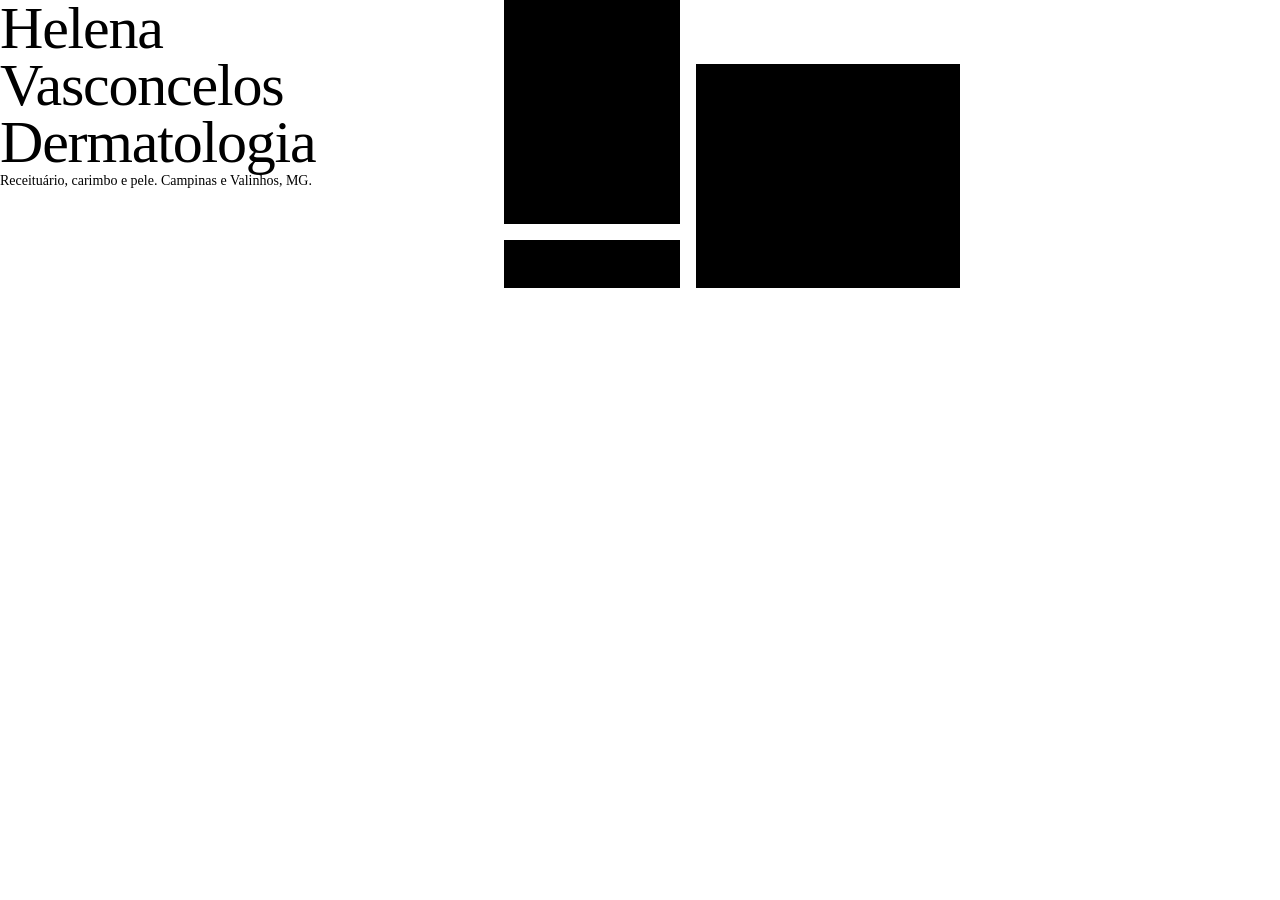
<file: design-system/project/components/Cover/preview.html>
<!-- @dsCard height=288 -->
<!doctype html>
<html lang="pt-BR">
<head>
<meta charset="utf-8">
<title>Helena Vasconcelos Dermatologia</title>
<link rel="stylesheet" href="https://fonts.googleapis.com/css2?family=Albert+Sans:wght@300&display=swap">
<style>
  html, body { margin:0; height:100%; }
  body { background:var(--papel); color:var(--cacau-900); font-family:var(--font-sans); overflow:hidden; }
  .cover { position:relative; width:960px; height:288px; overflow:hidden; }
  .art { position:absolute; top:0; left:480px; width:480px; height:288px; overflow:hidden; }
  .art svg { display:block; width:480px; height:288px; }
  .malva { fill:var(--malva-600); }
  .cacau { fill:var(--cacau-900); }
  .nude { fill:var(--nude-300); }
  .blk { rx:var(--raio-4); }
  .regua { stroke:var(--nude-300); stroke-width:1; stroke-dasharray:3 4; opacity:.6; }
  .tinta { fill:none; stroke:var(--azul-carimbo); }
  .words { position:absolute; left:var(--espaco-32); bottom:var(--espaco-32); max-width:440px; }
  .name { margin:0; font-weight:300; font-size:60px; line-height:.95; letter-spacing:-.02em; color:var(--cacau-900); }
  .tag { margin:var(--espaco-12) 0 0 2px; font-size:14px; line-height:20px; color:var(--cacau-600); }
</style>
</head>
<body>
<div class="cover">
<div class="art" aria-hidden="true">
<svg viewBox="0 0 480 288" width="480" height="288">
<!--
  blocks      malva-600 176×232 bled off the top (the brand colour), cacau-900 280×232 bled off the right and bottom (the dark hero photo), nude-300 176×48 bled off the bottom — about 37% of 960×288
  arrangement one tall malva slab beside the dark photo block, offset down by espaco-64, like the reference hero beside its text column
  pattern     literal motif row: the receituário — 5 dashed ruled lines in nude-300 at an espaco-24 pitch across the dark block — plus one doctor's stamp outline (double border, azul-carimbo) tilted -5° across the malva edge, as the README places it
  scales      gutters espaco-16, rule pitch espaco-24, offset espaco-64; corners raio-4 on blocks, raio-0 on the stamp
-->
<rect class="malva blk" x="24" y="-8" width="176" height="232" rx="4"/>
<rect class="cacau blk" x="216" y="64" width="280" height="240" rx="4"/>
<rect class="nude blk" x="24" y="240" width="176" height="56" rx="4"/>
<line class="regua" x1="248" y1="112" x2="480" y2="112"/>
<line class="regua" x1="248" y1="136" x2="480" y2="136"/>
<line class="regua" x1="248" y1="160" x2="480" y2="160"/>
<line class="regua" x1="248" y1="184" x2="480" y2="184"/>
<line class="regua" x1="248" y1="208" x2="480" y2="208"/>
<g transform="rotate(-5 110 40)">
  <rect class="tinta" x="40" y="10" width="148" height="56" stroke-width="2.5"/>
  <rect class="tinta" x="45" y="15" width="138" height="46" stroke-width="1"/>
</g>
</svg>
</div>
<div class="words">
  <h1 class="name">Helena Vasconcelos<br>Dermatologia</h1>
  <p class="tag">Receituário, carimbo e pele. Campinas e Valinhos, MG.</p>
</div>
</div>
</body>
</html>
</file>
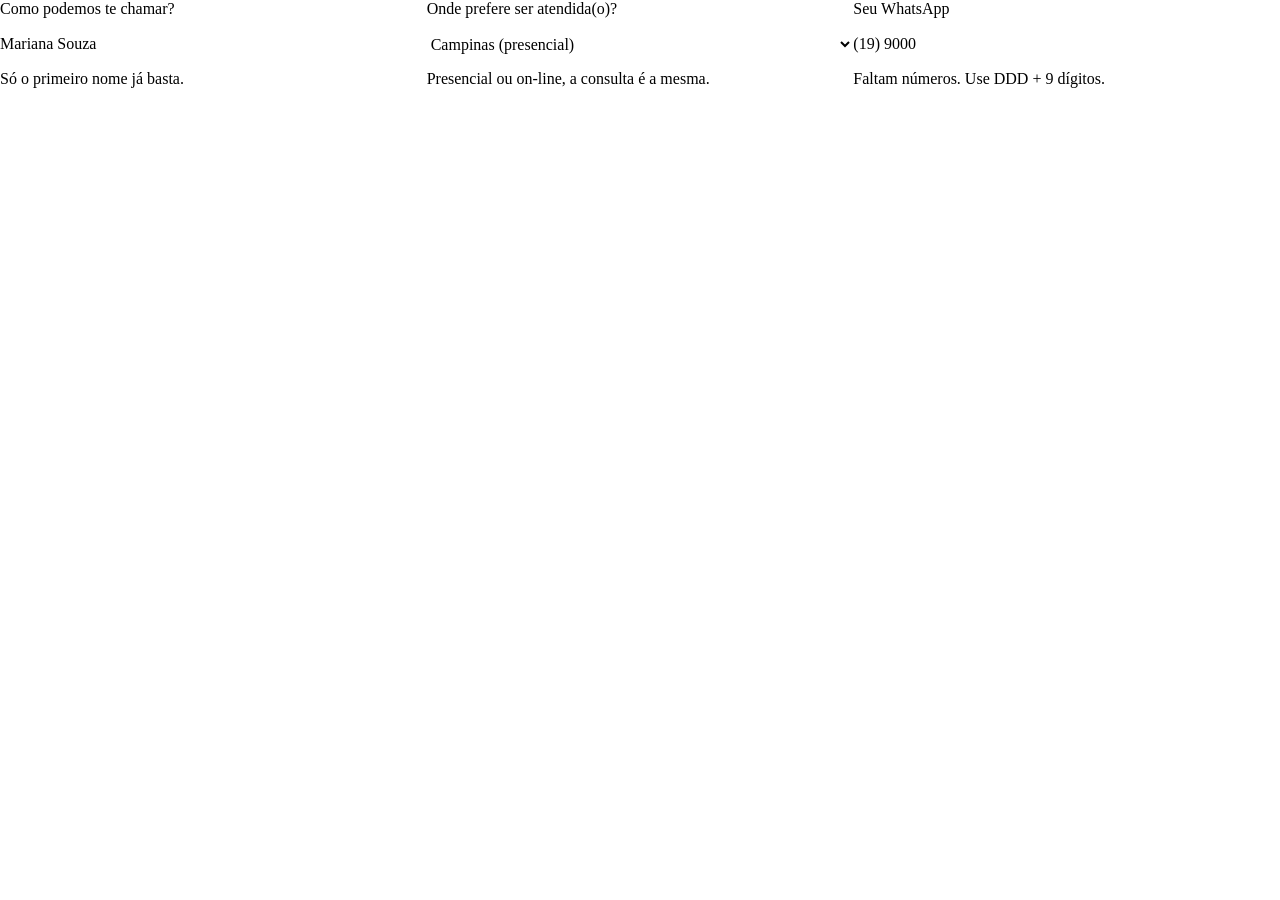
<file: design-system/project/components/Field/preview.html>
<!-- @dsCard group="Formulário" height=200 subtitle="Padrão, foco e erro" -->
<!doctype html>
<html lang="pt-BR">
<head>
<meta charset="utf-8">
<title>Campo</title>
<link rel="stylesheet" href="https://fonts.googleapis.com/css2?family=Albert+Sans:wght@400&family=Instrument+Serif:ital@1&display=swap">
<style>
  body { margin:0; background:var(--papel); color:var(--cacau-900); font-family:var(--font-sans); }
  form { display:grid; grid-template-columns:repeat(auto-fit, minmax(240px, 1fr)); gap:var(--espaco-24) var(--espaco-32); padding:var(--espaco-24); }
  .field { display:flex; flex-direction:column; gap:var(--espaco-8); min-width:0; }
  label { font:italic 400 20px/24px var(--font-serif); color:var(--cacau-900); }
  .input { height:52px; padding:0 var(--espaco-16); background:var(--branco); border:1px solid var(--cacau-600); border-radius:var(--raio-2); font:400 16px/26px var(--font-sans); color:var(--cacau-900); }
  .input:focus, .input.is-focus { outline:none; border:1.5px solid var(--azul-carimbo); box-shadow:var(--foco); }
  .help { margin:0; font:400 14px/21px var(--font-sans); color:var(--cacau-600); }
  .is-error .input { border:1.5px solid var(--erro); }
  .is-error .help { color:var(--erro); }
</style>
</head>
<body>
<form novalidate onsubmit="return false">
  <div class="field">
    <label for="ds-nome">Como podemos te chamar?</label>
    <input class="input" id="ds-nome" type="text" autocomplete="name" value="Mariana Souza">
    <p class="help">Só o primeiro nome já basta.</p>
  </div>
  <div class="field">
    <label for="ds-unidade">Onde prefere ser atendida(o)?</label>
    <select class="input is-focus" id="ds-unidade">
      <option>Campinas (presencial)</option>
      <option>Valinhos (presencial)</option>
      <option>Consulta on-line</option>
    </select>
    <p class="help">Presencial ou on-line, a consulta é a mesma.</p>
  </div>
  <div class="field is-error">
    <label for="ds-whats">Seu WhatsApp</label>
    <input class="input" id="ds-whats" type="tel" inputmode="tel" autocomplete="tel" value="(19) 9000" aria-invalid="true" aria-describedby="ds-whats-err">
    <p class="help" id="ds-whats-err">Faltam números. Use DDD + 9 dígitos.</p>
  </div>
</form>
</body>
</html>
</file>
<file: styles.css>
/* Modelo Dermatologia (Codetrax) — tokens do Design System "Receituário e carimbo" */
:root {
  --papel: #f7f2ef;
  --nude-100: #efe4de;
  --nude-300: #d9c3b8;
  --linha: #e3d4cc;
  --malva-600: #8e5e57;
  --malva-800: #6e4540;
  --cacau-900: #2b1d1a;
  --cacau-600: #6f5a55;
  --azul-carimbo: #2f3e8c;
  --branco: #ffffff;
  --estrela: #9f7a3e;
  --erro: #a8251c;

  --font-sans: "Albert Sans", "Helvetica Neue", Arial, sans-serif;
  --font-serif: "Instrument Serif", Georgia, serif;
  --font-caneta: "Caveat", "Segoe Print", cursive;

  --raio-2: 2px;
  --raio-4: 4px;
  --sombra-papel: 0 18px 40px -12px rgba(43, 29, 26, .08);
  --foco: 0 0 0 2px var(--papel), 0 0 0 4px var(--azul-carimbo);

  --lateral: clamp(16px, 8.9vw, 128px);
  --secao: clamp(64px, 8vw, 112px);
  color-scheme: light;
}

*, *::before, *::after { box-sizing: border-box; }
html { scroll-behavior: smooth; scroll-padding-top: 88px; }
body { margin: 0; background: var(--papel); color: var(--cacau-900); font: 400 16px/26px var(--font-sans); -webkit-font-smoothing: antialiased; }
img, svg { display: block; max-width: 100%; }
a { color: inherit; }
h1, h2, h3, p, ol, dl, dd, figure, blockquote { margin: 0; }
:focus-visible { outline: none; box-shadow: var(--foco); border-radius: var(--raio-2); }

.pular { position: absolute; left: 16px; top: -48px; z-index: 50; background: var(--branco); padding: 8px 16px; }
.pular:focus { top: 16px; }

/* ---------- Botões e links ---------- */
.btn { display: inline-flex; align-items: center; justify-content: center; gap: 12px; min-height: 56px; padding: 0 24px 0 28px; border: 1px solid transparent; border-radius: var(--raio-2); font: 500 15px/20px var(--font-sans); letter-spacing: .02em; text-decoration: none; cursor: pointer; transition: background .16s, color .16s; }
.btn--primario { background: var(--malva-600); color: var(--branco); }
.btn--primario:hover { background: var(--malva-800); }
.btn--claro { background: var(--branco); color: var(--malva-800); }
.btn--claro:hover { background: var(--nude-100); }
.btn--compacto { min-height: 48px; padding: 0 18px 0 22px; }
.seta { width: 16px; height: 16px; fill: none; stroke: currentColor; stroke-width: 1.5; stroke-linecap: round; stroke-linejoin: round; flex: none; }
.link { display: inline-flex; align-items: center; gap: 6px; min-height: 48px; font: 500 15px/20px var(--font-sans); color: var(--azul-carimbo); text-decoration: underline; text-underline-offset: 4px; }
.link:hover { color: var(--cacau-900); }
.link--claro { color: var(--branco); }
.link--claro:hover { color: var(--nude-300); }

/* ---------- Cabeçalho ---------- */
/* Cápsula fixa: vidro sobre o hero, papel no resto da página */
.topo { position: fixed; top: 24px; left: 0; right: 0; z-index: 20; padding: 0 clamp(20px, 2.8vw, 40px); pointer-events: none; }
.topo__in { pointer-events: auto; display: flex; align-items: center; justify-content: space-between; gap: 24px; padding: 8px 8px 8px 24px; border: 1px solid var(--linha); border-radius: var(--raio-4); background: rgba(247, 242, 239, .9); backdrop-filter: blur(14px) saturate(140%); -webkit-backdrop-filter: blur(14px) saturate(140%); box-shadow: 0 12px 32px -20px rgba(43, 29, 26, .35); transition: background .35s, border-color .35s, color .35s, box-shadow .35s; }
.topo--hero .topo__in { background: rgba(255, 255, 255, .12); border-color: rgba(255, 255, 255, .28); color: var(--branco); box-shadow: none; }
.topo--hero .marca em { color: var(--nude-300); }
.topo--hero .nav a:hover { color: var(--nude-300); }
.topo--hero .btn--primario { background: var(--branco); color: var(--malva-800); }
.topo--hero .btn--primario:hover { background: var(--nude-100); }
.marca { font: 300 24px/28px var(--font-sans); text-decoration: none; white-space: nowrap; }
.marca em { transition: color .35s; }
.marca em, .rodape__marca em { font: italic 400 24px/28px var(--font-serif); color: var(--malva-600); }
.nav { display: flex; gap: 36px; }
.nav a { font: 500 15px/20px var(--font-sans); text-decoration: none; padding: 14px 0; }
.nav a:hover { color: var(--malva-600); }

/* ---------- Fotos (espaços reservados) ---------- */
.foto { position: relative; background: var(--nude-100); border-radius: var(--raio-4); }
.foto img { width: 100%; height: 100%; object-fit: cover; border-radius: inherit; }

/* ---------- Hero ---------- */
.hero { padding: 12px clamp(8px, 1.1vw, 16px) 0; }
.hero__palco { position: relative; height: clamp(680px, calc(100svh - 12px), 980px); border-radius: var(--raio-4); overflow: hidden; color: var(--branco); background: #1f2a1c; isolation: isolate; }
.hero__img { position: absolute; inset: 0; width: 100%; height: 100%; max-width: none; object-fit: cover; object-position: 58% 40%; z-index: -2; transform-origin: 70% 50%; animation: heroZoom 2.6s cubic-bezier(.16, 1, .3, 1) both; }
/* No desktop a foto fica 30% mais larga e ancorada à esquerda: o rosto vai para a direita e o texto fica sobre a folha */
@media (min-width: 861px) { .hero__img { inset: 0 auto 0 0; width: 130%; } }
@keyframes heroZoom { from { transform: scale(1.08); } to { transform: none; } }
.hero__veu { position: absolute; inset: 0; z-index: -1; background:
  linear-gradient(90deg, rgba(18, 22, 16, .78) 0%, rgba(18, 22, 16, .45) 42%, rgba(18, 22, 16, 0) 68%),
  linear-gradient(0deg, rgba(18, 22, 16, .6) 0%, rgba(18, 22, 16, 0) 38%); }
.hero__texto { position: absolute; left: clamp(20px, 3.9vw, 56px); top: clamp(132px, 22%, 210px); max-width: 720px; padding-right: 20px; }
.chip { display: inline-flex; align-items: center; min-height: 32px; padding: 0 14px; border: 1px solid rgba(255, 255, 255, .35); border-radius: var(--raio-2); background: rgba(255, 255, 255, .1); backdrop-filter: blur(10px); -webkit-backdrop-filter: blur(10px); font: 600 12px/16px var(--font-sans); letter-spacing: .14em; text-transform: uppercase; margin-bottom: 28px; }
.hero__titulo { display: flex; flex-direction: column; font: 300 clamp(42px, 5.6vw, 84px)/1.02 var(--font-sans); letter-spacing: -.03em; }
.hero__titulo em { font: italic 400 clamp(44px, 5.9vw, 88px)/1 var(--font-serif); letter-spacing: -.01em; color: var(--nude-300); }
.hero__lead { max-width: 440px; margin-top: 24px; font-size: 17px; line-height: 27px; color: rgba(255, 255, 255, .88); }
.acoes { display: flex; flex-wrap: wrap; align-items: center; gap: 12px 28px; margin-top: 32px; }
.hero .btn--primario { background: var(--branco); color: var(--malva-800); }
.hero .btn--primario:hover { background: var(--nude-100); }

.hero__prova { position: absolute; left: clamp(20px, 3.9vw, 56px); bottom: 84px; display: flex; align-items: center; gap: 16px; }
.hero__prova img { width: 56px; height: 56px; border-radius: 50%; object-fit: cover; object-position: 50% 15%; border: 2px solid rgba(255, 255, 255, .8); }
.hero__prova p { font-size: 14px; line-height: 21px; color: rgba(255, 255, 255, .85); }
.hero__prova strong { font-weight: 500; color: var(--branco); }
.estrelas { color: #e9c98f; letter-spacing: .08em; }

.hero__card { position: absolute; right: clamp(20px, 3.9vw, 56px); bottom: 84px; width: 300px; display: flex; flex-direction: column; gap: 14px; padding: 16px; border: 1px solid rgba(255, 255, 255, .3); border-radius: var(--raio-4); background: rgba(255, 255, 255, .14); backdrop-filter: blur(18px) saturate(140%); -webkit-backdrop-filter: blur(18px) saturate(140%); color: var(--branco); text-decoration: none; transition: background .3s, transform .3s; }
.hero__card:hover { background: rgba(255, 255, 255, .22); transform: translateY(-3px); }
.hero__card-titulo { font: 400 19px/24px var(--font-sans); }
.hero__card img { width: 100%; height: auto; aspect-ratio: 2 / 1; object-fit: cover; object-position: 50% 30%; border-radius: var(--raio-2); }
.hero__card-rodape { display: flex; align-items: center; justify-content: space-between; gap: 16px; font-size: 13px; line-height: 19px; color: rgba(255, 255, 255, .85); }
.hero__card-botao { display: grid; place-items: center; width: 40px; height: 40px; flex: none; border-radius: var(--raio-2); background: var(--malva-600); color: var(--branco); }

.hero__base { position: absolute; left: clamp(20px, 3.9vw, 56px); right: clamp(20px, 3.9vw, 56px); bottom: 0; display: flex; justify-content: space-between; gap: 16px; padding: 16px 0 20px; border-top: 1px solid rgba(255, 255, 255, .28); font: 600 12px/16px var(--font-sans); letter-spacing: .14em; text-transform: uppercase; color: rgba(255, 255, 255, .85); }

/* ---------- Palavra gigante ---------- */
.gigante { font: 100 clamp(96px, 12.5vw, 180px)/.9 var(--font-sans); letter-spacing: -.04em; color: var(--nude-300); padding: 0 clamp(16px, 2.8vw, 40px); }
.gigante--direita { text-align: right; }

/* ---------- Títulos de seção ---------- */
.titulo { display: flex; flex-direction: column; align-items: flex-start; font: 300 clamp(30px, 3.1vw, 44px)/1.14 var(--font-sans); letter-spacing: -.015em; text-wrap: balance; }
.titulo em { font: italic 400 clamp(32px, 3.4vw, 48px)/1.04 var(--font-serif); letter-spacing: -.01em; color: var(--malva-600); }
.titulo--claro { color: var(--branco); }
.titulo--claro em { color: var(--nude-300); }
.lead { font: 300 clamp(18px, 1.55vw, 22px)/1.45 var(--font-sans); }

/* ---------- Sobre ---------- */
.sobre { padding: 40px 0 var(--secao); overflow: hidden; }
.sobre__grade { display: grid; grid-template-columns: minmax(0, 560px) minmax(0, 520px); justify-content: space-between; gap: 64px; padding: 0 var(--lateral); margin-top: -40px; }
.sobre__texto { display: flex; flex-direction: column; gap: 32px; padding-top: 120px; }
.sobre__frase { font: italic 400 36px/40px var(--font-serif); color: var(--malva-600); }
.anotacao { position: relative; display: flex; align-items: flex-start; gap: 4px; margin-top: 16px; transform: rotate(-3deg); transform-origin: left; color: var(--azul-carimbo); }
.anotacao p { font: 400 24px/28px var(--font-caneta); }
.anotacao__seta { width: 60px; height: 40px; flex: none; margin-top: 4px; fill: none; stroke: currentColor; stroke-width: 1.6; stroke-linecap: round; stroke-linejoin: round; }
.sobre__midia { position: relative; }
.foto--retrato { aspect-ratio: 4 / 5; overflow: hidden; }
.foto--retrato img { width: 100%; height: 100%; object-fit: cover; object-position: 50% 12%; }
.carimbo--sobre { position: absolute; left: -96px; bottom: -36px; }

/* ---------- Carimbo ---------- */
.carimbo { position: relative; display: inline-flex; flex-direction: column; align-items: center; gap: 2px; width: 320px; max-width: 100%; padding: 18px 24px; color: var(--azul-carimbo); text-align: center; transform: rotate(-5deg); opacity: .9; }
.carimbo__moldura { position: absolute; inset: 0; width: 100%; height: 100%; fill: none; stroke: currentColor; }
.carimbo__moldura rect:first-child { stroke-width: 2.5; }
.carimbo__moldura rect:last-child { stroke-width: 1; }
.carimbo__nome { font: 600 15px/21px var(--font-sans); letter-spacing: .04em; text-transform: uppercase; }
.carimbo__esp { font: 400 14px/21px var(--font-sans); }
.carimbo__reg { font: 600 12px/16px var(--font-sans); letter-spacing: .12em; }

/* ---------- Tratamentos ---------- */
.tratamentos { padding: 40px 0 var(--secao); overflow: hidden; }
.cabeca-secao { display: flex; flex-wrap: wrap; justify-content: space-between; align-items: flex-end; gap: 24px 64px; padding: 0 var(--lateral); margin-top: -24px; }
.cabeca-secao__apoio { max-width: 360px; color: var(--cacau-600); }
.fichas { display: grid; grid-template-columns: repeat(4, minmax(0, 1fr)); gap: 24px; align-items: start; padding: 64px clamp(16px, 4.4vw, 64px) 0; }
.ficha:nth-child(even) { margin-top: 64px; }
.ficha { display: flex; flex-direction: column; gap: 16px; padding: 24px; background: var(--branco); border: 1px solid var(--linha); border-radius: var(--raio-4); transition: transform .3s, box-shadow .3s; min-width: 0; }
.ficha:hover { transform: translateY(-4px); box-shadow: 0 24px 40px -24px rgba(43, 29, 26, .25); }
.ficha__topo { display: flex; justify-content: space-between; gap: 12px; font: 600 12px/16px var(--font-sans); letter-spacing: .12em; text-transform: uppercase; color: var(--cacau-600); }
.ficha__topo .n { color: var(--malva-600); }
.foto--ficha { aspect-ratio: 4 / 3; overflow: hidden; }
.foto--ficha img { transition: transform .8s cubic-bezier(.16, 1, .3, 1); }
.ficha:hover .foto--ficha img { transform: scale(1.05); }
.ficha h3 { font: 400 30px/34px var(--font-serif); text-wrap: balance; }
.ficha p { color: var(--cacau-600); }
.ficha__linhas div { display: flex; justify-content: space-between; gap: 16px; padding: 8px 0; border-top: 1px solid var(--linha); font-size: 14px; line-height: 21px; }
.ficha__linhas dt { color: var(--cacau-600); }
.ficha__linhas dd { text-align: right; }

/* ---------- Primeira consulta ---------- */
.consulta { background: var(--nude-100); padding: var(--secao) var(--lateral); }
.consulta__grade { display: grid; grid-template-columns: minmax(0, 420px) minmax(0, 640px); justify-content: space-between; gap: 64px; align-items: start; }
.consulta__titulo { display: flex; flex-direction: column; gap: 24px; position: sticky; top: 120px; }
.consulta__titulo p { color: var(--cacau-600); max-width: 380px; }
.receita { background: var(--branco); border: 1px solid var(--linha); box-shadow: var(--sombra-papel); padding: clamp(28px, 3.9vw, 56px); padding-bottom: 32px; }
.receita__topo { display: flex; flex-wrap: wrap; justify-content: space-between; gap: 8px 24px; padding-bottom: 20px; border-bottom: 1px solid var(--cacau-900); font: 600 12px/16px var(--font-sans); letter-spacing: .12em; text-transform: uppercase; }
.receita__topo span + span { color: var(--cacau-600); }
.receita__uso { padding: 24px 0 8px; font: 400 24px/28px var(--font-caneta); color: var(--azul-carimbo); }
.receita__lista { list-style: none; padding: 0; counter-reset: passo; }
.receita__lista li { counter-increment: passo; display: grid; grid-template-columns: 40px 1fr; column-gap: 16px; padding: 20px 0; border-bottom: 1px dashed var(--linha); }
.receita__lista li::before { content: counter(passo) "."; grid-row: span 2; font: 400 30px/34px var(--font-serif); color: var(--malva-600); }
.receita__lista h3 { font: 500 18px/26px var(--font-sans); }
.receita__lista p { font-size: 14px; line-height: 21px; color: var(--cacau-600); }
.receita__assinatura { display: flex; justify-content: space-between; align-items: center; gap: 24px; padding-top: 40px; flex-wrap: wrap; }
.carimbo--receita { width: 280px; padding-inline: 16px; transform: rotate(-4deg); }
.carimbo--receita .carimbo__nome { font-size: 13px; letter-spacing: .02em; white-space: nowrap; }
.assina { position: relative; width: 220px; max-width: 100%; flex: none; color: var(--cacau-900); }
.assina svg { width: 100%; height: 70px; fill: none; stroke: currentColor; stroke-width: 1.4; stroke-linecap: round; stroke-linejoin: round; }
.assina__linha { display: block; border-top: 1px solid var(--cacau-900); margin-top: -6px; }
.assina__nome { display: block; padding-top: 6px; font-size: 14px; line-height: 21px; color: var(--cacau-600); }

/* ---------- Relatos ---------- */
.relatos { padding: 40px 0 var(--secao); overflow: hidden; }
.relatos__grade { display: grid; grid-template-columns: minmax(0, 1.3fr) minmax(0, 1fr) minmax(0, 1fr); gap: 24px; align-items: end; padding: 0 var(--lateral); margin-top: -24px; }
.relato { display: flex; flex-direction: column; gap: 20px; padding: 32px; background: var(--nude-100); border-radius: var(--raio-4); }
.relato--grande { padding: 48px 40px 40px; background: var(--malva-600); color: var(--branco); }
.relato blockquote { font: italic 400 26px/34px var(--font-serif); }
.relato--grande blockquote { font-size: clamp(30px, 2.8vw, 38px); line-height: 1.2; }
.relato figcaption { font-size: 14px; line-height: 21px; color: var(--cacau-600); }
.relato--grande figcaption { color: var(--nude-100); }
.nota { display: flex; align-items: center; gap: 8px; font: 500 14px/21px var(--font-sans); }
.nota span { letter-spacing: .1em; color: var(--nude-300); }

/* ---------- Dúvidas ---------- */
.duvidas { padding: var(--secao) var(--lateral); border-top: 1px solid var(--linha); }
.duvidas__grade { display: grid; grid-template-columns: minmax(0, 420px) minmax(0, 640px); justify-content: space-between; gap: 64px; }
.sanfona details { border-bottom: 1px solid var(--linha); }
.sanfona details:first-child { border-top: 1px solid var(--linha); }
.sanfona summary { display: flex; justify-content: space-between; align-items: center; gap: 24px; min-height: 64px; padding: 16px 0; font: 500 18px/26px var(--font-sans); cursor: pointer; list-style: none; }
.sanfona summary::-webkit-details-marker { display: none; }
.sanfona summary::after { content: "+"; font: 300 28px/1 var(--font-sans); color: var(--malva-600); transition: transform .3s; }
.sanfona details[open] summary::after { transform: rotate(45deg); }
.sanfona details p { padding: 0 48px 24px 0; color: var(--cacau-600); }

/* ---------- Agendar ---------- */
.agendar { padding: 0 clamp(8px, 2.2vw, 32px); }
.agendar__grade { display: grid; grid-template-columns: minmax(0, 1fr) minmax(0, 440px); gap: 64px; align-items: center; padding: clamp(48px, 6.7vw, 96px) clamp(24px, 6.7vw, 96px); background: var(--malva-600); border-radius: var(--raio-4); color: var(--branco); }
.agendar__grade > div { display: flex; flex-direction: column; gap: 24px; }
.agendar__grade > div p { max-width: 400px; color: var(--nude-100); }
.form { display: flex; flex-direction: column; gap: 20px; }
.campo { display: flex; flex-direction: column; gap: 8px; }
.campo label { font: italic 400 20px/24px var(--font-serif); }
.campo input, .campo select { height: 52px; padding: 0 16px; background: var(--branco); border: 1px solid var(--branco); border-radius: var(--raio-2); font: 400 16px/26px var(--font-sans); color: var(--cacau-900); }
.campo input::placeholder { color: var(--cacau-600); }
.campo input:focus, .campo select:focus { outline: none; box-shadow: 0 0 0 2px var(--malva-600), 0 0 0 4px var(--branco); }
.campo__ajuda { font-size: 14px; line-height: 21px; color: var(--nude-100); }
.campo--erro input { border: 2px solid var(--erro); }
.campo--erro .campo__ajuda { color: var(--branco); font-weight: 500; }
.form .btn { margin-top: 8px; }

/* ---------- Rodapé ---------- */
.rodape { margin-top: var(--secao); background: var(--cacau-900); color: var(--nude-100); padding: 72px clamp(16px, 4.4vw, 64px) 0; overflow: hidden; }
.rodape__grade { display: grid; grid-template-columns: 2fr 1fr 1fr; gap: 40px; font-size: 14px; line-height: 21px; }
.rodape__marca { font: 300 24px/28px var(--font-sans); color: var(--branco); margin-bottom: 12px; }
.rodape__marca em { color: var(--nude-300); }
.rodape__rotulo { font: 600 12px/16px var(--font-sans); letter-spacing: .12em; text-transform: uppercase; color: var(--nude-300); margin-bottom: 8px; }
.rodape a { text-decoration: underline; text-underline-offset: 3px; }
.rodape__demo { margin-top: 32px; font-size: 12px; line-height: 18px; color: var(--nude-300); }
.rodape__gigante { margin-top: 48px; font: 100 clamp(64px, 15vw, 220px)/.8 var(--font-sans); letter-spacing: -.05em; color: rgba(217, 195, 184, .14); white-space: nowrap; transform: translateY(12%); }

.barra-mobile { display: none; }

/* =========================================================
   Animações adaptadas de naocodei.com/free-code-css
   #26 Desfoque que resolve · #21 Cortina · #22 Traço que se desenha
   O JS adiciona .run quando o elemento entra na tela.
   ========================================================= */

/* #26 Desfoque que resolve: o título entra em foco, como a pele no dermatoscópio */
.fx-blur { opacity: 0; filter: blur(14px); transform: scale(1.04); }
.run .fx-blur, .fx-blur.run { animation: blurin .9s cubic-bezier(.16, 1, .3, 1) forwards; animation-delay: calc(var(--i, 0) * 160ms + 150ms); }
@keyframes blurin { to { opacity: 1; filter: blur(0); transform: none; } }

/* #21 Cortina: uma faixa malva atravessa e revela o texto */
.fx-curtain { position: relative; display: inline-block; overflow: hidden; vertical-align: top; padding-bottom: .06em; }
.fx-curtain > span { display: inline-block; opacity: 0; transform: translateY(100%); }
.fx-curtain::after { content: ""; position: absolute; inset: 0; background: var(--malva-600); transform: scaleX(0); transform-origin: left center; }
.fx-curtain--clara::after { background: var(--nude-300); }
.run .fx-curtain::after, .fx-curtain.run::after { animation: curtain 1s cubic-bezier(.76, 0, .24, 1) forwards; animation-delay: calc(var(--i, 0) * 180ms); }
.run .fx-curtain > span, .fx-curtain.run > span { animation: curtainTxt .01s linear forwards; animation-delay: calc(var(--i, 0) * 180ms + 500ms); }
@keyframes curtain {
  0% { transform: scaleX(0); transform-origin: left center; }
  50% { transform: scaleX(1); transform-origin: left center; }
  50.1% { transform: scaleX(1); transform-origin: right center; }
  100% { transform: scaleX(0); transform-origin: right center; }
}
@keyframes curtainTxt { to { opacity: 1; transform: none; } }

/* #22 Traço que se desenha: caneta e carimbo desenhados na hora */
.fx-draw path, .fx-draw rect { stroke-dasharray: 1; stroke-dashoffset: 1; }
.fx-draw.run path, .fx-draw.run rect { animation: draw 1.5s cubic-bezier(.65, 0, .35, 1) forwards; animation-delay: calc(var(--i, 0) * 220ms); }
@keyframes draw { to { stroke-dashoffset: 0; } }
/* texto do carimbo "bate" depois que a moldura termina */
.carimbo.fx-draw > span { opacity: 0; transform: scale(1.12); }
.carimbo.fx-draw.run > span { animation: carimbar .35s cubic-bezier(.2, .9, .3, 1.2) forwards; animation-delay: 1.2s; }
@keyframes carimbar { to { opacity: 1; transform: none; } }

/* ---------- Responsivo ---------- */
@media (max-width: 1100px) {
  .fichas { grid-template-columns: repeat(2, minmax(0, 1fr)); }
  .nav { display: none; }
}
@media (max-width: 860px) {
  .sobre__grade, .consulta__grade, .duvidas__grade, .agendar__grade, .relatos__grade { grid-template-columns: minmax(0, 1fr); }
  .sobre__texto { padding-top: 24px; }
  .carimbo--sobre { left: 16px; bottom: -40px; }
  .consulta__titulo { position: static; }
  .rodape__grade { grid-template-columns: minmax(0, 1fr); }
  .hero__card { display: none; }
  .hero__base span + span { display: none; }
}
@media (max-width: 640px) {
  .topo .marca { font-size: 19px; line-height: 24px; }
  .topo .marca em { font-size: 19px; line-height: 24px; }
  .topo { top: 12px; }
  .topo__in { padding: 12px 16px; }
  .hero__texto { top: 104px; }
  .hero__veu { background: linear-gradient(180deg, rgba(18, 22, 16, .62) 0%, rgba(18, 22, 16, .4) 55%, rgba(18, 22, 16, .7) 100%); }
  .chip { margin-bottom: 20px; }
  .hero__prova { bottom: 64px; }
  .hero__base { font-size: 11px; letter-spacing: .1em; }
  .topo .btn--compacto { display: none; }
  .gigante { display: none; }
  .sobre, .tratamentos, .relatos { padding-top: var(--secao); }
  .sobre__grade, .cabeca-secao, .relatos__grade { margin-top: 0; }
  .fichas { grid-template-columns: minmax(0, 1fr); padding-top: 40px; }
  .ficha:nth-child(even) { margin-top: 0; }
  .acoes .btn { width: 100%; }
  .receita__assinatura { flex-direction: column; align-items: flex-start; }
  .carimbo { width: 280px; }
  .sanfona details p { padding-right: 0; }
  .barra-mobile { position: fixed; left: 12px; right: 12px; bottom: calc(12px + env(safe-area-inset-bottom, 0px)); z-index: 30; display: flex; align-items: center; justify-content: center; gap: 12px; min-height: 56px; background: var(--malva-600); color: var(--branco); border-radius: var(--raio-2); font: 500 15px/20px var(--font-sans); text-decoration: none; box-shadow: 0 12px 32px -12px rgba(43, 29, 26, .45); transform: translateY(160%); transition: transform .35s; }
  .barra-mobile.visivel { transform: none; }
  .rodape { padding-bottom: 88px; }
}

@media (prefers-reduced-motion: reduce) {
  html { scroll-behavior: auto; }
  [class*="fx-"], [class*="fx-"] *, [class*="fx-"]::after { animation: none !important; transition: none !important; opacity: 1 !important; transform: none !important; filter: none !important; }
  .fx-curtain::after { display: none; }
  .fx-draw path, .fx-draw rect { stroke-dashoffset: 0 !important; }
  .carimbo { transform: rotate(-5deg) !important; }
  .ficha, .barra-mobile, .foto--ficha img, .topo__in { transition: none; }
  .hero__img { animation: none; }
}
</file>
